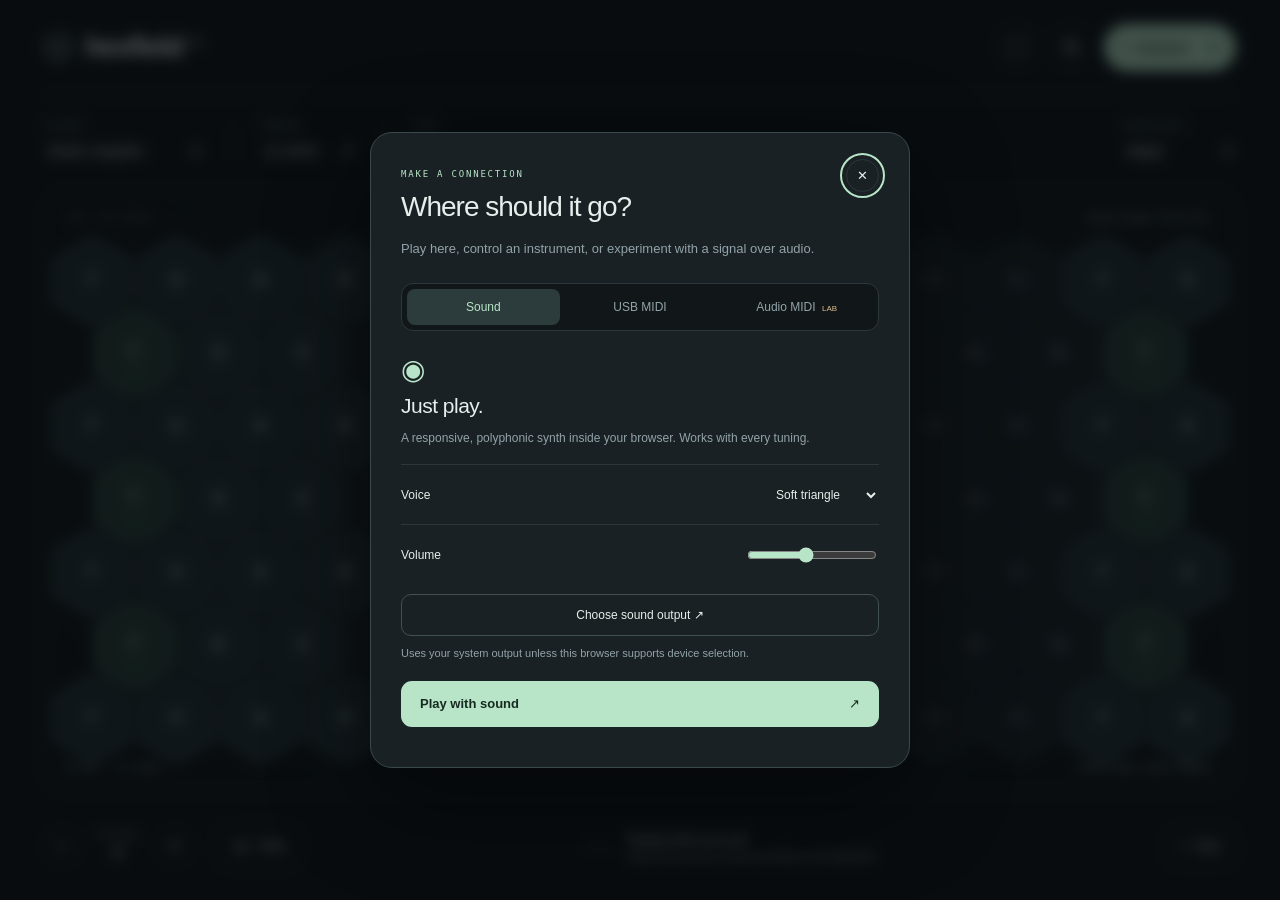
<file: hexfield/index.html>
<!doctype html>
<html lang="en">
<head>
<meta charset="utf-8"><meta name="viewport" content="width=device-width,initial-scale=1,viewport-fit=cover">
<meta name="theme-color" content="#111719"><meta name="description" content="A spacious hexagonal instrument. Play Wicki–Hayden, Sonome and custom microtonal layouts with sound, USB MIDI, or experimental audio encoding.">
<title>Hexfield — a different shape of music</title>
<link rel="icon" href="./icon.svg" type="image/svg+xml"><link rel="manifest" href="./manifest.webmanifest"><link rel="stylesheet" href="./style.css">
</head>
<body>
<div class="app">
<header class="topbar">
 <a class="brand" href="./" aria-label="Hexfield home"><svg viewBox="0 0 32 32" aria-hidden="true"><path d="M16 2 29 9.5v13L16 30 3 22.5v-13Z"/><path d="m3 9.5 13 7.4 13-7.4M16 17v13"/></svg><span>hexfield<span class="version">01</span></span></a>
 <div class="top-actions"><button class="icon-button" id="fullscreen" aria-label="Enter fullscreen" title="Fullscreen"><svg viewBox="0 0 24 24"><path d="M8 3H3v5m13-5h5v5M3 16v5h5m13-5v5h-5"/></svg></button><button class="icon-button" id="settings" aria-label="Open settings" title="Settings"><svg viewBox="0 0 24 24"><path d="M4 7h16M4 17h16"/><circle cx="9" cy="7" r="3"/><circle cx="15" cy="17" r="3"/></svg></button><button id="output" class="output-button"><span class="status-dot"></span><span id="output-label">Connect</span><span class="chevron">↗</span></button></div>
</header>
<section class="control-strip" aria-label="Keyboard controls">
 <div class="field layout-field"><label for="layout">LAYOUT</label><select id="layout"><option value="wicki">Wicki–Hayden</option><option value="sonome">Sonome</option><option value="chromatic">Chromatic</option><option value="custom">Custom</option></select></div>
 <span class="divider"></span>
 <div class="field"><label for="tuning">TUNING</label><select id="tuning"><option value="12">12 EDO</option><option value="19">19 EDO</option><option value="22">22 EDO</option><option value="24">24 EDO</option><option value="31">31 EDO</option><option value="53">53 EDO</option></select></div>
 <span class="divider optional"></span>
 <div class="field root-field"><label for="root">ROOT</label><select id="root"></select></div>
 <div class="scale-field field"><label for="scale">HIGHLIGHT</label><select id="scale"><option value="major">Major</option><option value="minor">Minor</option><option value="pentatonic">Pentatonic</option><option value="all">All notes</option></select></div>
</section>
<main id="board-wrap">
 <div class="board-caption"><span id="axis-label">+2 → &nbsp; +7 ↗ &nbsp; +5 ↖</span><span id="tuning-caption">Same shape. Every key.</span></div>
 <canvas id="board" tabindex="0" role="application" aria-label="Hexagonal musical keyboard. Connect an output, then touch or click the keys. On a computer, use A S D F G H J K and Q W E R T Y U I for two rows."></canvas>
 <div id="empty-hint" class="empty-hint"><span>Find your own shape.</span><button id="start">Choose an output <span>↗</span></button></div>
 <div class="board-bottom"><span><i class="legend-dot root-dot"></i>root <i class="legend-dot scale-dot"></i>in scale</span><span id="board-tip">Touch to play · slide to explore</span></div>
</main>
<footer class="performance-bar">
 <div class="octave-control"><button id="octave-down" aria-label="Lower one octave">−</button><div><span class="micro-label">OCTAVE</span><strong id="octave-label">0</strong></div><button id="octave-up" aria-label="Raise one octave">+</button></div>
 <button id="sustain" class="sustain" aria-pressed="false"><svg viewBox="0 0 24 24"><path d="M4 7v8a3 3 0 0 0 3 3h4a3 3 0 0 0 3-3V7m-6 0v8m10-8v11"/></svg><span>Hold</span></button>
 <div class="now-playing" aria-live="off"><div class="meter" id="meter"><i></i><i></i><i></i><i></i><i></i></div><div><strong id="note-readout">Ready when you are</strong><span id="detail-readout">An instrument, not a piano.</span></div></div>
 <button id="panic" class="panic" title="Release all notes (Escape)"><span>■</span><span>Stop</span></button>
</footer>
</div>
<dialog id="output-dialog" class="sheet">
 <div class="sheet-head"><div><span class="eyebrow">MAKE A CONNECTION</span><h1>Where should it go?</h1></div><button class="icon-button close" aria-label="Close output settings">✕</button></div>
 <p class="intro">Play here, control an instrument, or experiment with a signal over audio.</p>
 <div class="route-tabs" role="tablist" aria-label="Output type"><button role="tab" id="tab-sound" aria-controls="route-sound" aria-selected="true" data-mode="sound">Sound</button><button role="tab" id="tab-midi" aria-controls="route-midi" aria-selected="false" data-mode="midi">USB MIDI</button><button role="tab" id="tab-raw" aria-controls="route-raw" aria-selected="false" data-mode="raw">Audio MIDI <span>LAB</span></button></div>
 <section id="route-sound" class="route-panel" role="tabpanel" aria-labelledby="tab-sound">
  <div class="route-icon">◉</div><h2>Just play.</h2><p>A responsive, polyphonic synth inside your browser. Works with every tuning.</p>
  <label class="setting-row"><span>Voice</span><select id="voice"><option value="soft">Soft triangle</option><option value="pure">Pure sine</option><option value="bright">Bright saw</option></select></label>
  <label class="setting-row"><span>Volume</span><input id="volume" type="range" min="0" max="100" value="45" aria-label="Synth volume"></label>
 </section>
 <section id="route-midi" class="route-panel" role="tabpanel" aria-labelledby="tab-midi" hidden>
  <div class="route-icon">↗</div><h2>Your synth. This keyboard.</h2><p>Connect a USB MIDI instrument or interface to your phone, then find it below.</p>
  <button id="find-midi" class="secondary wide">Find MIDI devices</button><label class="setting-row"><span>Destination</span><select id="midi-device" aria-label="MIDI output device"><option value="">No device selected</option></select></label>
  <p class="small" id="midi-help">Chrome supports Web MIDI on Android. No microphone access is needed.</p>
 </section>
 <section id="route-raw" class="route-panel" role="tabpanel" aria-labelledby="tab-raw" hidden>
  <div class="route-icon lab-icon">⌁</div><h2>MIDI bytes. Audio samples.</h2><p>Experimental 31,250-baud encoder. Sends note messages as a stereo waveform through the selected sound output.</p>
  <div class="notice"><strong>This needs compatible interface hardware.</strong><span>A headphone DAC is not a MIDI output. AC coupling, voltage, filtering and resampling can prevent a synth from reading this. The waveform has been checked digitally; the physical connection has not. Keep speakers and headphones disconnected when using this mode.</span></div>
  <label class="setting-row"><span>Nominal polarity</span><select id="polarity"><option value="a">A · ring positive</option><option value="b">B · tip positive</option></select></label>
  <label class="setting-row"><span>Signal amplitude</span><input id="amplitude" type="range" min="5" max="90" value="35" aria-label="Encoder amplitude"><output id="amplitude-value">35%</output></label>
  <p class="small">Requests a 96 kHz audio context. This does not guarantee a 96 kHz DAC path. Uses stereo channel difference, with zero output between messages.</p>
 </section>
 <div id="audio-device-row"><button id="choose-audio" class="secondary wide">Choose sound output <span>↗</span></button><p class="small" id="audio-device-help">Uses your system output unless this browser supports device selection.</p></div>
 <div id="midi-options" hidden><label class="setting-row"><span>Per-note tuning <small>MPE · enable on your synth too</small></span><input type="checkbox" id="mpe" role="switch"></label><label class="setting-row" id="channel-row"><span>MIDI channel</span><select id="channel"></select></label><p class="small" id="tuning-help">Standard MIDI works with 12 EDO. Other tunings require MPE; the synth must use a ±48-semitone member-channel bend range.</p></div>
 <div id="route-error" class="error" role="alert" hidden></div>
 <div class="sheet-actions"><button id="disconnect" class="secondary" hidden>Disconnect</button><button id="connect" class="primary">Play with sound <span>↗</span></button></div>
 <p id="connection-status" class="small status-line" aria-live="polite"></p>
</dialog>
<dialog id="settings-dialog" class="sheet settings-sheet">
 <div class="sheet-head"><div><span class="eyebrow">MAKE IT YOURS</span><h1>A little room to explore.</h1></div><button class="icon-button close" aria-label="Close keyboard settings">✕</button></div>
 <label class="setting-row"><span>Key size <small>More space or more notes</small></span><input type="range" id="key-size" min="24" max="62" value="38" aria-label="Hexagon key size"></label>
 <label class="setting-row"><span>Scale highlight</span><select id="settings-scale"><option value="major">Major</option><option value="minor">Minor</option><option value="pentatonic">Pentatonic</option><option value="all">All notes</option></select></label>
 <label class="setting-row"><span>Labels</span><select id="labels"><option value="notes">Notes / tuning steps</option><option value="degrees">Scale degrees</option></select></label>
 <label class="setting-row"><span>Touch velocity <small>Fixed, predictable note strength</small></span><input type="range" id="velocity" min="20" max="127" value="100" aria-label="MIDI velocity"></label>
 <label class="setting-row"><span>Haptic taps <small>When supported by your phone</small></span><input type="checkbox" id="haptic" role="switch"></label>
 <div class="section-label">CUSTOM LAYOUT</div><p class="small">Intervals are measured in steps of the chosen tuning. Select Custom in the layout menu to use them.</p>
 <div class="axes"><label>Across →<input id="axis-a" type="number" min="-53" max="53" value="2"></label><label>Up-right ↗<input id="axis-b" type="number" min="-53" max="53" value="7"></label></div>
 <div class="section-label">PLAYING NOTES</div><p class="small">Drag a finger to move between notes. Hold latches released notes; tap it again to release them. Stop releases everything. Turn your phone sideways for a wider keyboard.</p>
 <p class="small">Computer keyboard: A–K and Q–I play two rows. Z / X shift octaves. Space toggles Hold. Escape stops notes.</p>
 <details><summary>About the audio experiment</summary><p class="small">The encoder serializes complete MIDI messages as 8N1 UART, least significant bit first, at 31,250 bits/s. In nominal Type A mode, the right audio channel is positive and the left negative for current-on bits; Type B reverses them. These are normalized audio samples, not specified MIDI voltages or current. A polarity choice cannot convert a DAC into a MIDI interface. Use an appropriate level-conversion/interface circuit, or use USB MIDI for standard hardware control.</p><p class="small">Only the internal synth and an MPE-enabled destination can play the non-12-EDO tunings in this version. Ordinary MIDI output remains available for 12 EDO. No recordings or permissions are sent to a server.</p></details>
 <button id="reset" class="secondary wide">Reset keyboard preferences</button>
 <p class="signature">HEXFIELD / 01 <span>Music has more than one shape.</span></p>
</dialog>
<div id="toast" role="status" class="toast" hidden></div>
<script type="module" src="./app.js"></script>
</body></html>
</file>
<file: hexfield/style.css>
:root{color-scheme:dark;--bg:#111719;--panel:#192124;--line:#2c373b;--muted:#92a3a9;--text:#e7eeeb;--mint:#b8e5c8;--amber:#e1bd8e;--radius:18px;font-family:Inter,ui-sans-serif,-apple-system,BlinkMacSystemFont,"Segoe UI",sans-serif;font-synthesis:none}
*{box-sizing:border-box}body{margin:0;background:var(--bg);color:var(--text);overscroll-behavior:none}button,input,select{font:inherit}button,select,input{touch-action:manipulation}button,a,select{-webkit-tap-highlight-color:transparent}button{cursor:pointer;color:inherit;border:0}button:focus-visible,select:focus-visible,input:focus-visible,canvas:focus-visible,summary:focus-visible{outline:2px solid var(--mint);outline-offset:4px}button:disabled{opacity:.45;cursor:wait}button:hover{filter:brightness(1.15)}select{color:inherit;border:0;background:transparent;cursor:pointer;max-width:100%;padding:4px 22px 4px 0}select option{background:var(--panel);color:var(--text)}.app{height:100dvh;min-height:360px;display:flex;flex-direction:column;padding:0 max(24px,env(safe-area-inset-right)) 0 max(24px,env(safe-area-inset-left));max-width:1800px;margin:auto}.topbar{height:88px;flex-shrink:0;display:flex;align-items:center;justify-content:space-between;border-bottom:1px solid var(--line);gap:12px}.brand{display:flex;align-items:center;gap:12px;color:var(--text);text-decoration:none;font-size:25px;letter-spacing:-1px;font-weight:550}.brand svg{width:29px;fill:none;stroke:var(--mint);stroke-width:1.5}.version{font-family:monospace;font-size:11px;color:var(--muted);letter-spacing:0;vertical-align:super;margin-left:7px}.top-actions{display:flex;gap:12px;align-items:center}.icon-button{background:transparent;border:1px solid var(--line);border-radius:50%;width:42px;height:42px;display:grid;place-items:center;flex-shrink:0}.icon-button svg{fill:var(--bg);stroke:var(--text);stroke-width:1.5;stroke-linecap:round;width:20px;height:20px}.output-button{background:var(--mint);color:#172a21;font-size:13px;font-weight:600;display:flex;align-items:center;gap:9px;padding:13px 17px;border-radius:30px;min-height:43px}.status-dot{width:6px;height:6px;background:#356947;border-radius:50%;display:inline-block}.output-button.off .status-dot{background:#677b6d}.output-button.lab{background:var(--amber)}.chevron{margin-left:8px;font-size:17px}.control-strip{min-height:89px;display:flex;align-items:center;gap:28px;flex-shrink:0}.field{display:flex;flex-direction:column;gap:6px}.field label,.micro-label{font-family:ui-monospace,SFMono-Regular,monospace;font-size:9px;letter-spacing:1.6px;color:var(--muted);font-weight:400}.field select{font-size:15px;font-weight:500;min-height:28px}.divider{width:1px;height:32px;background:var(--line)}.scale-field{margin-left:auto}.layout-field{min-width:160px}#board-wrap{flex:1;position:relative;min-height:0;overflow:hidden;border:1px solid var(--line);border-radius:var(--radius);background:radial-gradient(ellipse at 50% 45%,#192428 0%,#111719 80%)}#board{width:100%;height:100%;display:block;touch-action:none;user-select:none;-webkit-user-select:none}.board-caption{position:absolute;top:20px;left:23px;right:23px;display:flex;justify-content:space-between;gap:10px;pointer-events:none;color:var(--muted);font-size:11px;letter-spacing:.3px;z-index:1}.board-bottom{position:absolute;bottom:18px;left:23px;right:23px;display:flex;justify-content:space-between;pointer-events:none;gap:10px;color:var(--muted);font-size:10px}.board-bottom>span:first-child{display:flex;align-items:center;gap:7px}.legend-dot{width:5px;height:5px;display:inline-block;border-radius:50%;margin-left:10px}.legend-dot:first-child{margin-left:0}.root-dot{background:var(--mint)}.scale-dot{background:#587e6d}.empty-hint{position:absolute;bottom:64px;left:50%;transform:translateX(-50%);background:#111719ed;border:1px solid var(--line);padding:15px 19px;border-radius:14px;box-shadow:0 10px 30px #0003;display:flex;align-items:center;gap:25px;white-space:nowrap}.empty-hint>span{color:var(--muted);font-size:13px}.empty-hint button{background:none;color:var(--mint);font-size:13px;padding:7px 0}.empty-hint button span{margin-left:14px}.empty-hint[hidden]{display:none}.performance-bar{min-height:100px;display:flex;align-items:center;gap:25px;flex-shrink:0;padding-bottom:env(safe-area-inset-bottom)}.octave-control{display:flex;align-items:center;gap:18px}.octave-control button{height:35px;width:35px;border-radius:50%;border:1px solid var(--line);background:transparent;font-size:20px;font-weight:300}.octave-control>div{text-align:center;display:flex;flex-direction:column;gap:4px;min-width:35px}.octave-control strong{font-size:16px;font-weight:400}.sustain{display:flex;align-items:center;gap:8px;background:transparent;border:1px solid var(--line);border-radius:10px;height:43px;padding:0 15px;font-size:12px}.sustain svg{width:18px;fill:none;stroke:currentColor;stroke-width:1.5}.sustain[aria-pressed=true]{color:var(--mint);border-color:var(--mint);background:#b8e5c811}.now-playing{margin:auto;display:flex;gap:16px;align-items:center;min-width:210px}.now-playing>div:last-child{display:flex;flex-direction:column;gap:5px}.now-playing strong{font-size:13px;font-weight:500}.now-playing span{font-size:10px;color:var(--muted)}.meter{display:flex;gap:3px;height:25px;align-items:center;width:25px}.meter i{width:2px;height:4px;background:#4b6660;border-radius:1px;transition:height .12s}.meter.playing i{background:var(--mint);height:13px}.meter.playing i:nth-child(2){height:23px}.meter.playing i:nth-child(3){height:17px}.meter.playing i:nth-child(4){height:9px}.panic{display:flex;gap:9px;align-items:center;border:1px solid var(--line);background:transparent;padding:11px 15px;border-radius:10px;font-size:12px}.panic>span:first-child{font-size:9px;color:var(--muted)}
dialog.sheet{border:1px solid #3a494d;background:#192124;color:var(--text);border-radius:22px;padding:30px;width:min(540px,calc(100% - 32px));max-height:calc(100dvh - 40px);box-shadow:0 30px 100px #0007;overflow-y:auto}dialog::backdrop{background:#05090ba8;backdrop-filter:blur(7px)}.sheet-head{display:flex;justify-content:space-between;align-items:flex-start;gap:12px}.sheet-head .icon-button{width:33px;height:33px;font-size:13px;margin-top:-4px}.eyebrow{font-family:ui-monospace,monospace;letter-spacing:1.8px;color:var(--mint);font-size:9px}.sheet h1{font-size:28px;font-weight:450;letter-spacing:-1px;margin:10px 0 0}.intro{font-size:13px;line-height:1.65;color:var(--muted);margin:15px 0 23px}.route-tabs{display:flex;gap:4px;background:#111719;border:1px solid var(--line);padding:5px;border-radius:12px}.route-tabs button{background:transparent;flex:1;padding:11px 6px;border-radius:8px;font-size:12px;color:var(--muted);white-space:nowrap}.route-tabs button[aria-selected=true]{background:#2c3b3c;color:var(--mint)}.route-tabs button span{font-size:8px;color:var(--amber);margin-left:3px}.route-panel{padding:25px 0 10px}.route-panel h2{font-size:21px;font-weight:450;letter-spacing:-.5px;margin:10px 0}.route-panel p{color:var(--muted);font-size:12px;line-height:1.7;margin:9px 0 16px}.route-icon{color:var(--mint);font-size:28px;line-height:1}.lab-icon{color:var(--amber)}.setting-row{border-top:1px solid var(--line);min-height:60px;display:flex;align-items:center;justify-content:space-between;gap:18px;font-size:12px}.setting-row>span{flex:1}.setting-row small{display:block;margin-top:5px;font-size:10px;color:var(--muted);line-height:1.5}.setting-row select{font-size:12px;max-width:60%}.setting-row input[type=range]{width:130px}.setting-row output{font-family:monospace;font-size:10px;color:var(--muted);min-width:25px}.setting-row input[type=checkbox]{appearance:none;width:34px;height:20px;background:#344145;border-radius:12px;position:relative;cursor:pointer;margin:0}.setting-row input[type=checkbox]:after{content:'';height:14px;width:14px;background:#9badb2;position:absolute;left:3px;top:3px;border-radius:50%;transition:left .15s}.setting-row input[type=checkbox]:checked{background:#3d6652}.setting-row input[type=checkbox]:checked:after{left:17px;background:var(--mint)}input[type=range]{accent-color:var(--mint);height:24px}input[type=number]{color:var(--text);background:#111719;border:1px solid var(--line);border-radius:8px;padding:10px 12px;width:100%;margin-top:8px}.primary{background:var(--mint);color:#172a21;border-radius:11px;padding:15px 19px;flex:1;font-size:13px;font-weight:600;display:flex;justify-content:space-between;align-items:center;gap:12px;min-height:46px}.primary.lab{background:var(--amber)}.secondary{background:transparent;border:1px solid #405053;border-radius:10px;padding:12px 16px;font-size:12px;min-height:42px}.wide{width:100%}.small,.route-panel p.small{font-size:11px;line-height:1.7;color:var(--muted)}#audio-device-help{margin:8px 0 12px}.sheet-actions{display:flex;gap:10px;margin-top:18px}.notice{padding:14px;border:1px solid #6c573d;border-radius:12px;background:#e1bd8e09;margin:15px 0;font-size:11px;line-height:1.7;color:#cdbb9f}.notice strong{display:block;margin-bottom:5px;color:var(--amber);font-weight:500}.error{font-size:12px;line-height:1.6;padding:12px 14px;background:#4c2b2b;border:1px solid #7c4545;border-radius:9px;margin-top:12px;color:#f4c5c5}.status-line{margin:10px 0 0;text-align:center}.section-label{font:10px ui-monospace,monospace;letter-spacing:1.3px;color:var(--mint);margin:28px 0 10px}.settings-sheet .sheet-head{margin-bottom:28px}.axes{display:flex;gap:16px}.axes label{font-size:11px;color:var(--muted);flex:1}.signature{display:flex;justify-content:space-between;margin:25px 0 0;font:9px ui-monospace,monospace;color:var(--muted)}.signature span{font:10px ui-sans-serif,sans-serif}details{border-top:1px solid var(--line);padding:16px 0;font-size:12px;margin:15px 0}summary{cursor:pointer;color:var(--mint)}.toast{position:fixed;bottom:115px;left:50%;transform:translateX(-50%);max-width:90vw;width:max-content;padding:13px 18px;border:1px solid #55665d;background:#273d32;color:var(--mint);font-size:12px;line-height:1.5;border-radius:12px;box-shadow:0 8px 40px #0005;z-index:9;pointer-events:none}.toast[hidden]{display:none}
@media(min-width:1100px){.app{padding-left:44px;padding-right:44px}.topbar{height:95px}.control-strip{min-height:95px}.performance-bar{min-height:108px}.brand{font-size:28px}}
@media(max-width:640px){.app{padding-left:12px;padding-right:12px}.topbar{height:70px}.brand{font-size:22px;gap:8px}.brand svg{width:24px}.top-actions{gap:7px}.icon-button{width:35px;height:35px}.output-button{padding:10px 12px;min-height:36px;font-size:11px;gap:6px}.chevron{margin-left:3px}.control-strip{gap:13px;min-height:82px}.field{gap:4px}.field label{font-size:8px;letter-spacing:1.1px}.field select{font-size:12px;padding-right:16px}.layout-field{min-width:125px}.divider{height:27px}.root-field{margin-left:auto}.scale-field{display:none}.optional{display:none}.board-caption{left:15px;right:15px;top:17px;font-size:9px}.board-caption>span:last-child{display:none}.board-bottom{left:15px;right:15px;bottom:16px;font-size:9px}.board-bottom>span:last-child{display:none}.performance-bar{min-height:93px;gap:10px;flex-wrap:nowrap}.octave-control{gap:10px}.octave-control button{width:31px;height:31px}.octave-control>div{min-width:29px}.micro-label{font-size:8px}.sustain{padding:0 10px;height:38px;font-size:11px}.sustain svg{display:none}.now-playing{min-width:0;margin:auto;gap:7px}.now-playing strong{font-size:11px;max-width:100px;display:block;white-space:nowrap;overflow:hidden;text-overflow:ellipsis}.now-playing span{display:none}.meter{width:18px;gap:2px}.panic{padding:11px;height:38px}.panic>span:last-child{display:none}.empty-hint{bottom:51px;gap:0;padding:8px 15px}.empty-hint>span{display:none}.sheet{padding:23px!important}.sheet h1{font-size:25px}.intro{font-size:12px}.route-panel{padding-top:20px}.route-panel h2{font-size:21px}.setting-row{gap:12px}.setting-row input[type=range]{width:110px}.signature span{font-size:9px}.toast{bottom:100px}}
@media(max-height:500px) and (orientation:landscape){.app{padding-left:max(12px,env(safe-area-inset-left));padding-right:max(12px,env(safe-area-inset-right))}.topbar{height:48px}.brand{font-size:20px}.brand svg{width:23px}.top-actions{gap:9px}.top-actions .icon-button{width:32px;height:32px}.output-button{min-height:32px;padding:8px 12px;font-size:11px}.control-strip{min-height:54px;gap:22px}.field{gap:0}.field label{font-size:8px}.field select{font-size:12px;min-height:24px;padding-top:1px;padding-bottom:1px}.performance-bar{min-height:57px;gap:22px}.performance-bar .micro-label{font-size:7px}.octave-control{gap:12px}.octave-control strong{font-size:13px}.sustain{height:34px}.panic{padding:9px 14px}.board-caption{top:9px;font-size:9px}.board-bottom{bottom:9px;font-size:8px}.empty-hint{bottom:25px;padding:5px 14px}.empty-hint>span{display:none}.board-caption>span:last-child{display:none}.toast{bottom:65px}}
@media(prefers-reduced-motion:reduce){*{transition:none!important}}

[hidden]{display:none!important}
</file>
